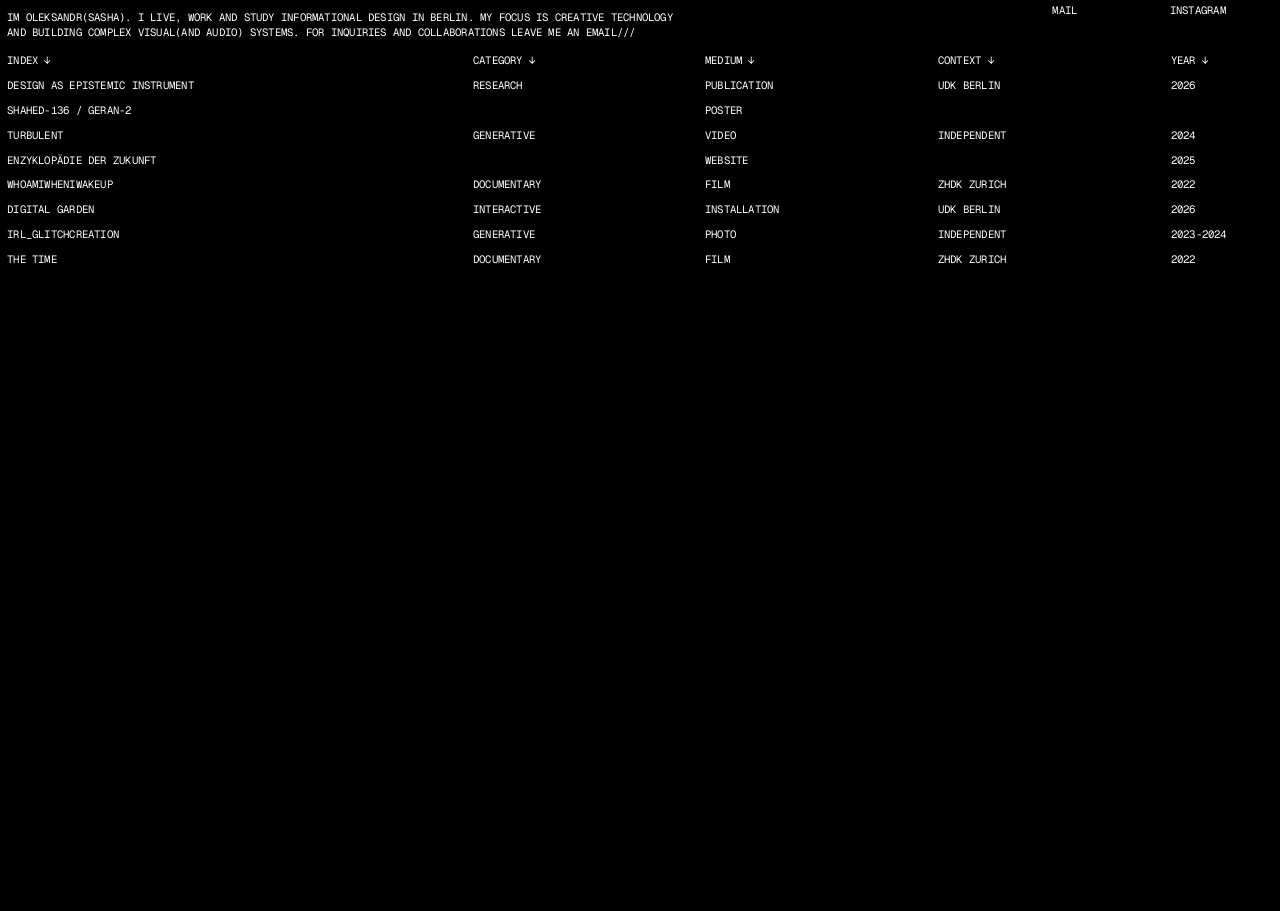
<file: index.html>
<!doctype html>
<html lang="en"><head><meta charset="utf-8"><meta name="viewport" content="width=device-width,initial-scale=1"><meta name="color-scheme" content="dark"><title>Portfolio — Index</title>
<link rel="preconnect" href="https://fonts.googleapis.com"><link rel="preconnect" href="https://fonts.gstatic.com" crossorigin><link href="https://fonts.googleapis.com/css2?family=Geist+Mono:wght@400&display=swap" rel="stylesheet"><link rel="stylesheet" href="home.css?v=7.1"></head>
<body><div id="home-viewport" class="home-viewport"><main id="home-canvas" class="home-canvas" aria-label="Portfolio projects index">
<div class="hover-backdrop" aria-hidden="true"><img id="preview-image" alt=""></div>
<header class="top-header"><p class="intro">IM OLEKSANDR(SASHA). I LIVE, WORK AND STUDY INFORMATIONAL DESIGN IN BERLIN. MY FOCUS IS CREATIVE TECHNOLOGY AND BUILDING COMPLEX VISUAL(AND AUDIO) SYSTEMS. FOR INQUIRIES AND COLLABORATIONS LEAVE ME AN EMAIL///</p><span class="header-item header-mail" tabindex="0">MAIL</span><a class="header-item header-instagram" href="https://www.instagram.com/sasha.bichuk/" target="_blank" rel="noopener noreferrer">INSTAGRAM</a></header>
<section id="archive" class="archive" aria-label="Projects index. Hover a row to see its connected values; click the row to open the project." tabindex="0"></section>
</main></div><script src="projects-data.js?v=7.1"></script><script src="home.js?v=7.1"></script></body></html>
</file>
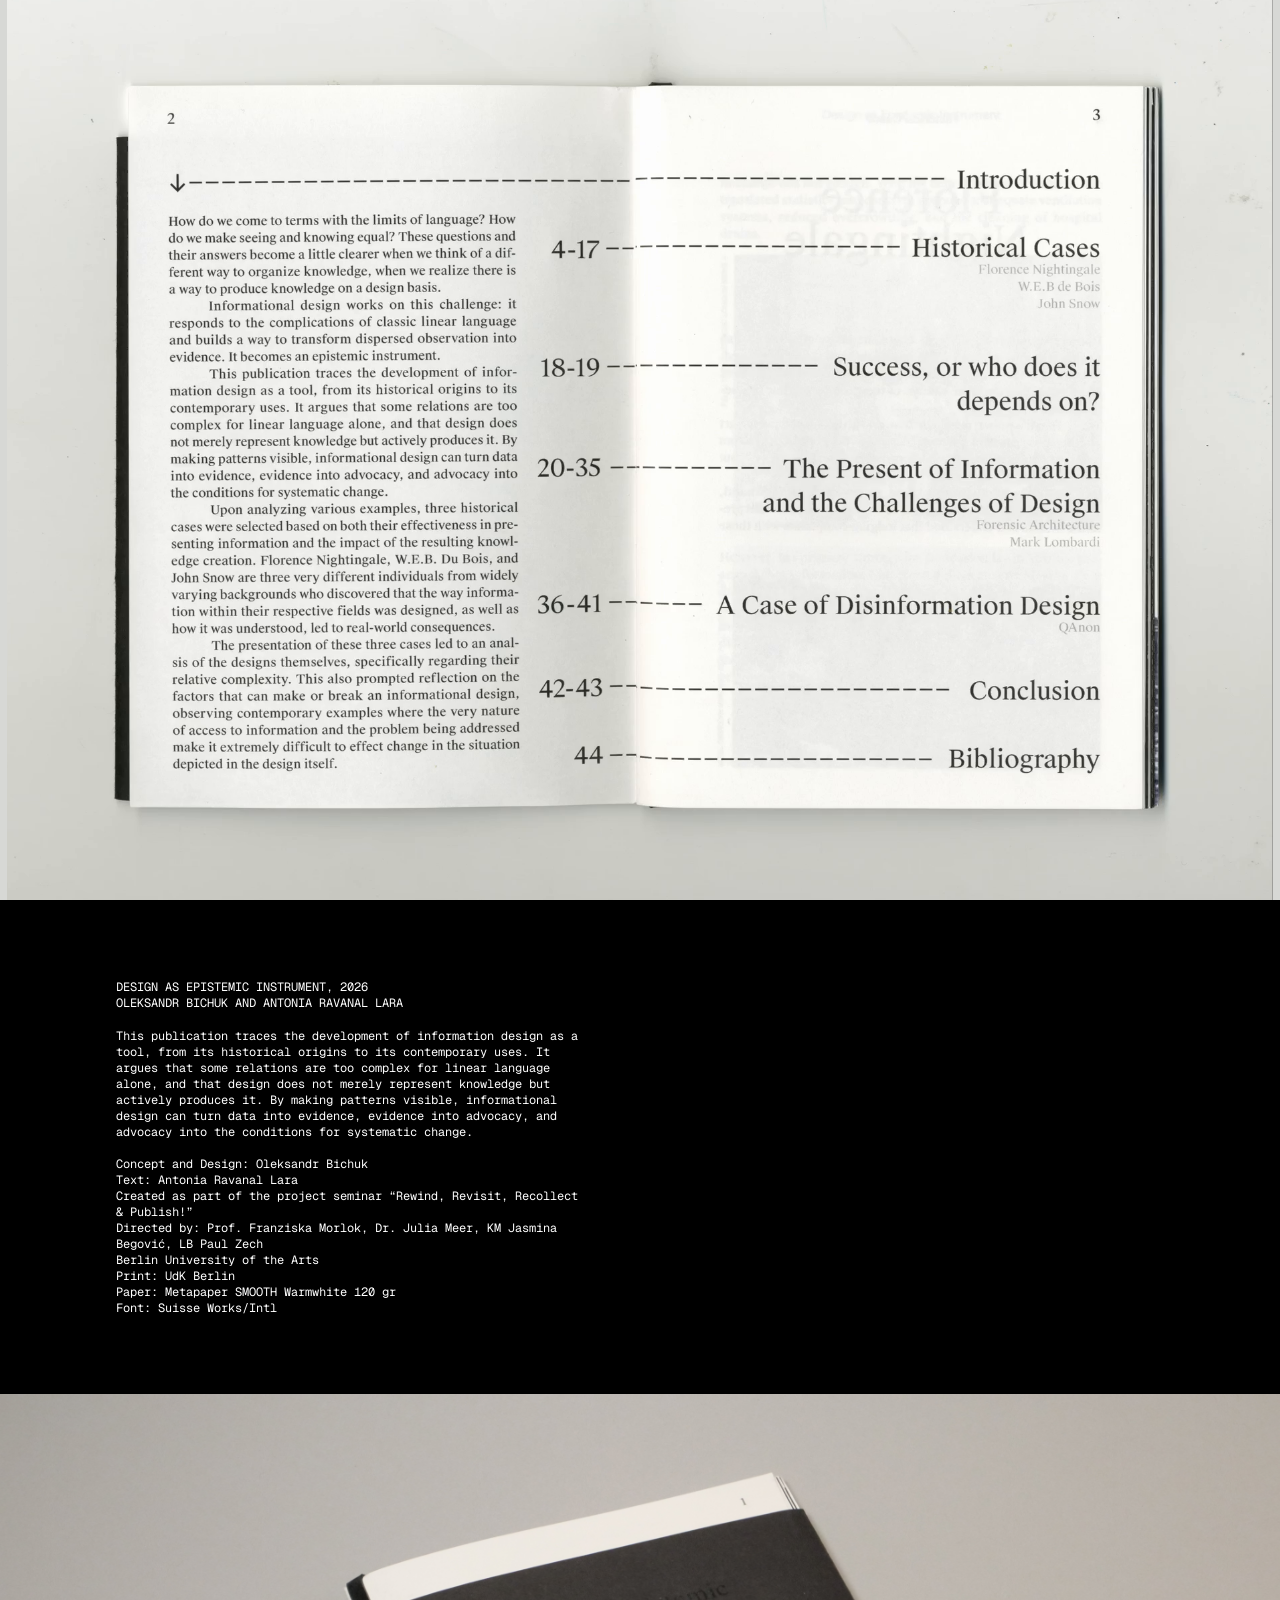
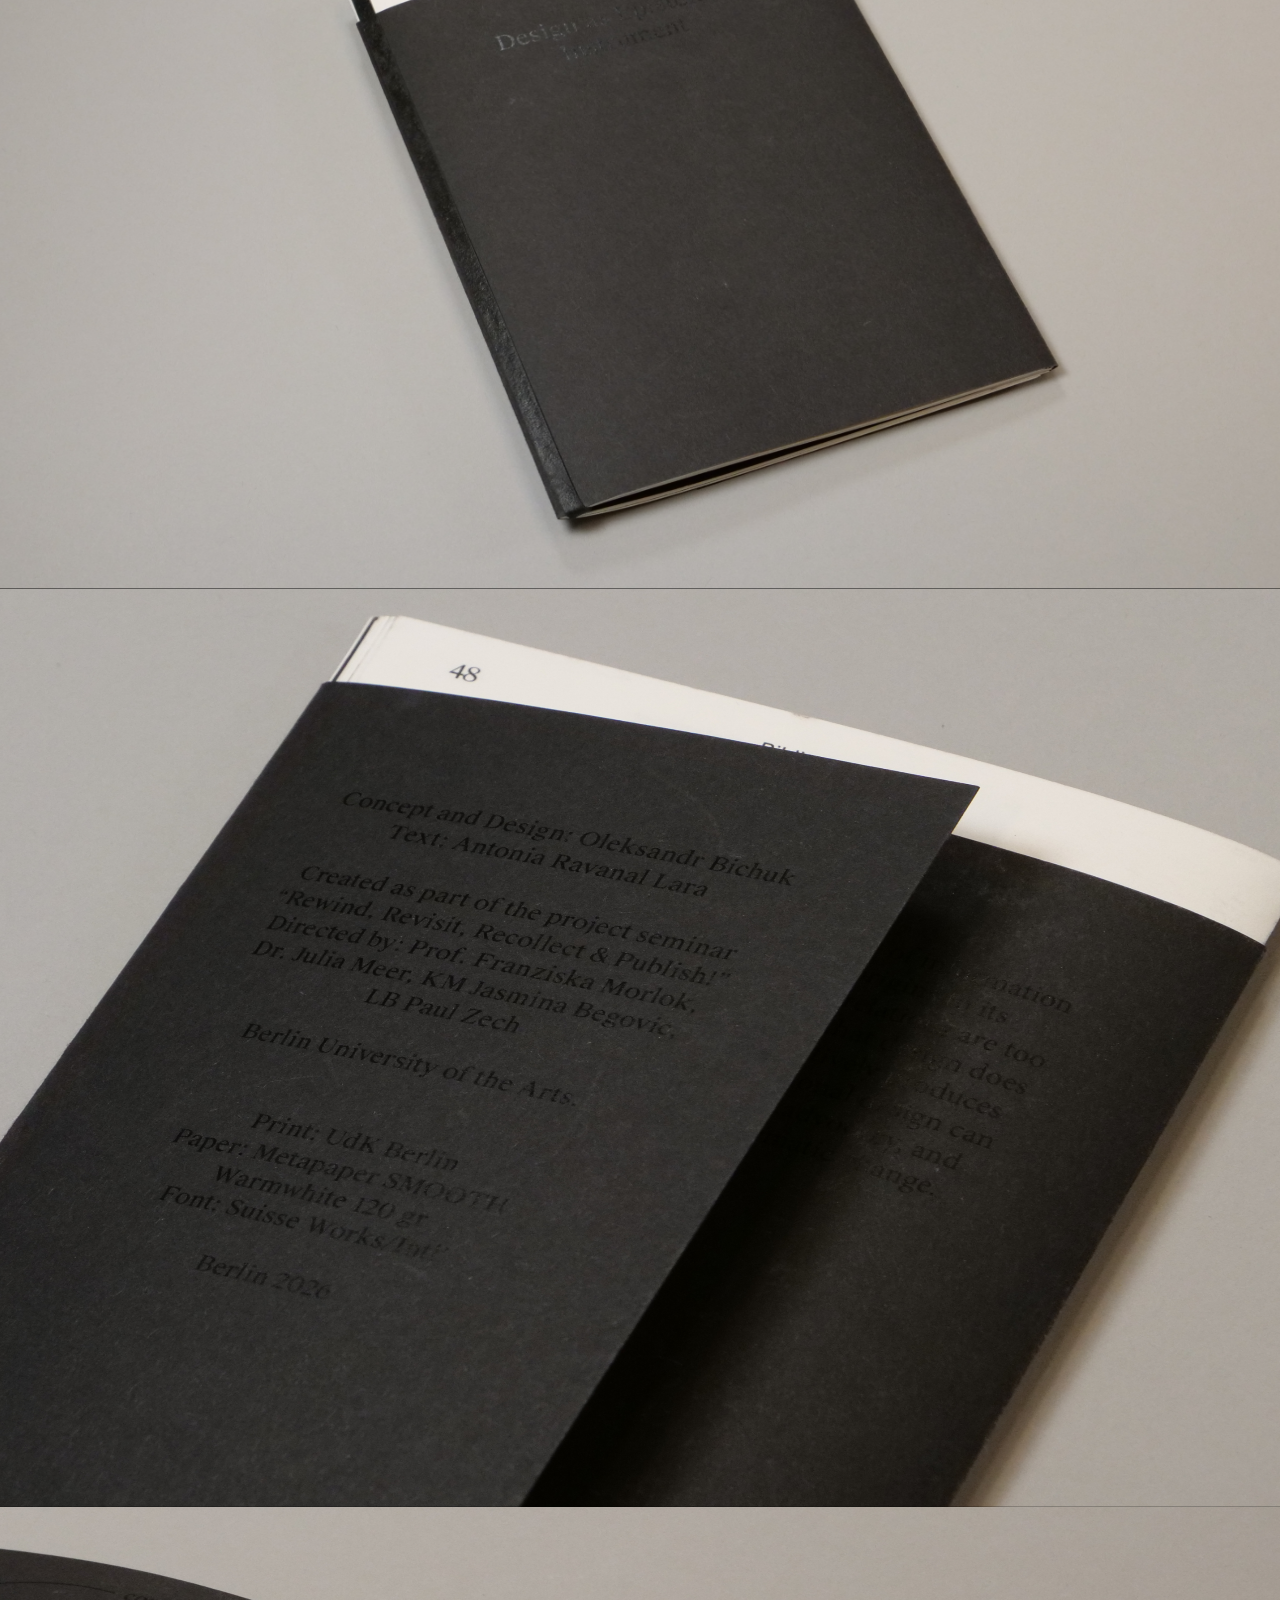
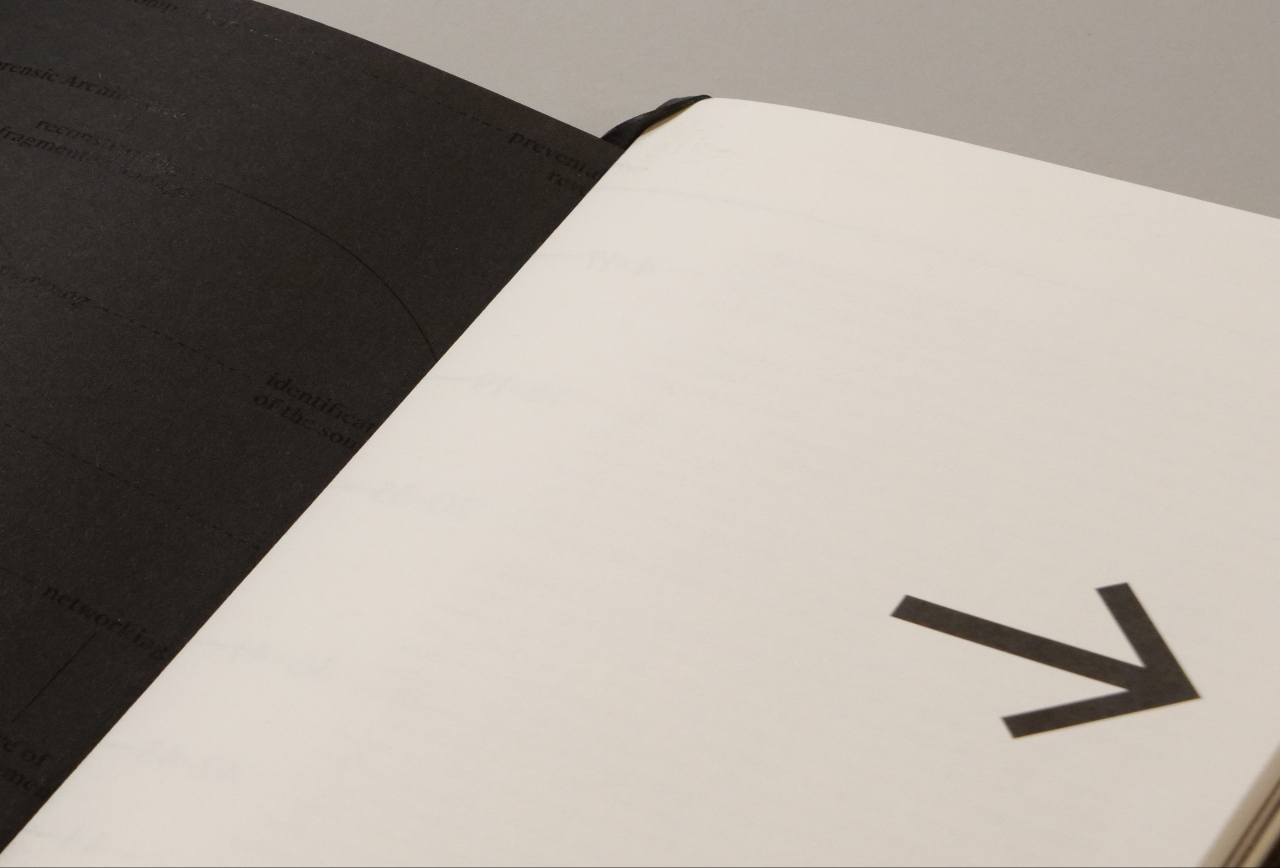
<file: projects/design-as-epistemic.html>
<!doctype html><html lang="en"><head><meta charset="UTF-8"><meta name="viewport" content="width=device-width,initial-scale=1"><title>Design as Epistemic Instrument</title><link rel="preconnect" href="https://fonts.googleapis.com"><link rel="preconnect" href="https://fonts.gstatic.com" crossorigin><link href="https://fonts.googleapis.com/css2?family=Geist+Mono:wght@400&display=swap" rel="stylesheet"><link rel="stylesheet" href="../detail.css"></head><body data-project="design-as-epistemic"><div id="project-viewport" class="project-viewport"></div><script src="../scenes.js"></script><script src="../presentation-rules.js"></script><script src="../detail.js"></script></body></html>
</file>
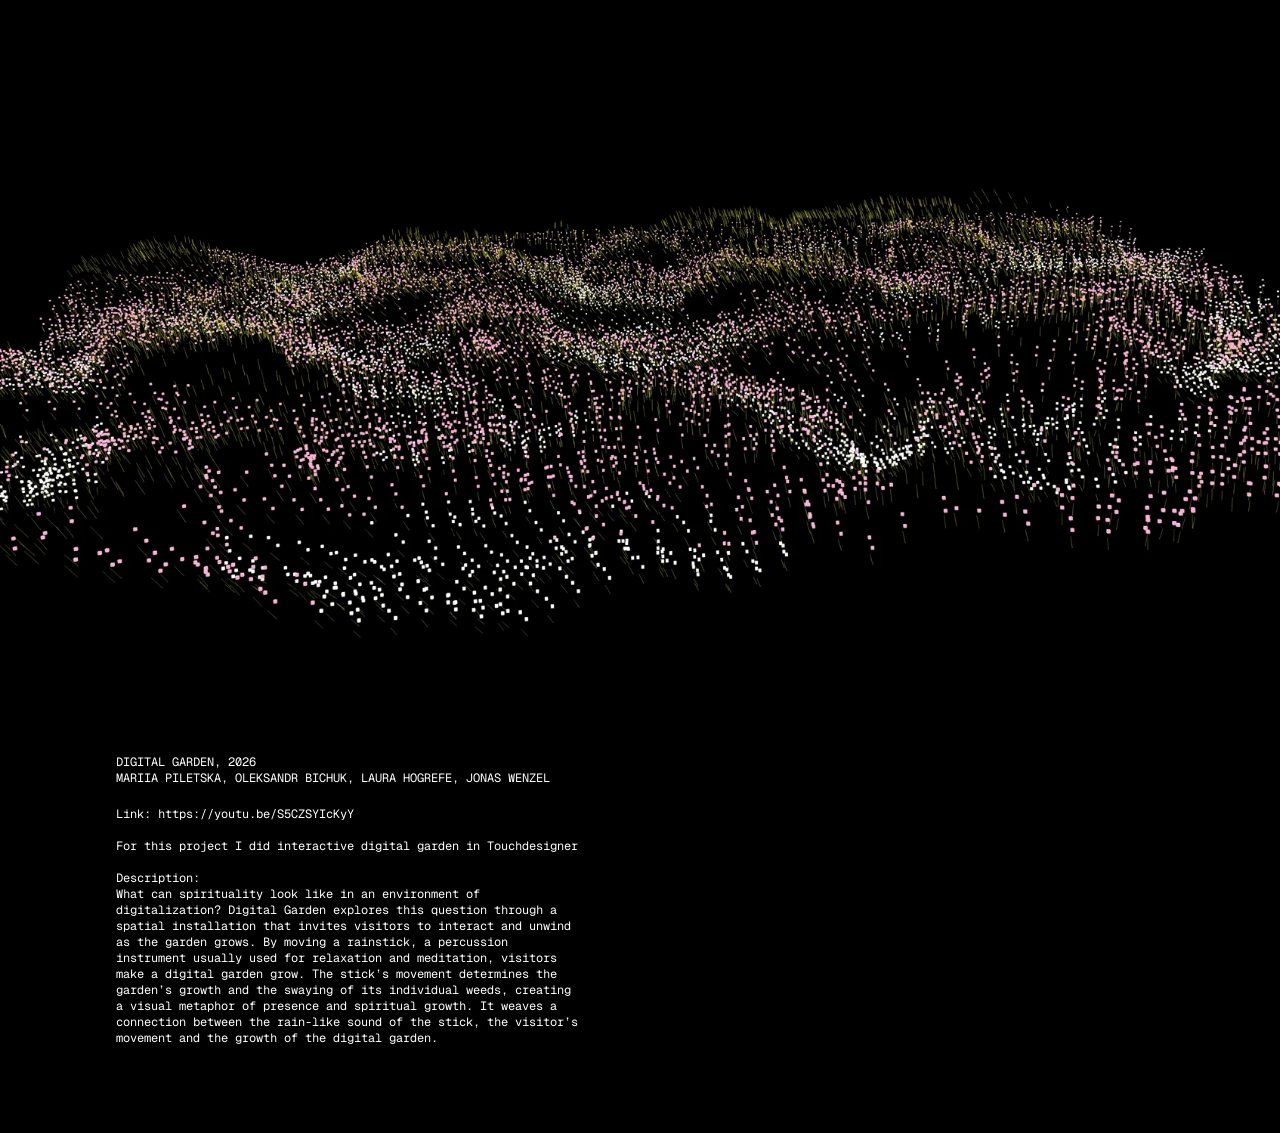
<file: projects/digital-garden.html>
<!doctype html><html lang="en"><head><meta charset="utf-8"><meta name="viewport" content="width=device-width,initial-scale=1"><meta name="color-scheme" content="dark"><title>digital-garden</title><link rel="preconnect" href="https://fonts.googleapis.com"><link rel="preconnect" href="https://fonts.gstatic.com" crossorigin><link href="https://fonts.googleapis.com/css2?family=Geist+Mono:wght@400&display=swap" rel="stylesheet"><link rel="stylesheet" href="../detail.css"></head><body data-project="digital-garden"><div id="project-viewport" class="project-viewport"><main id="project-canvas" class="project-canvas" aria-label="digital-garden project documentation"></main></div><script src="../scenes.js"></script><script src="../presentation-rules.js"></script><script src="../detail.js"></script></body></html>
</file>
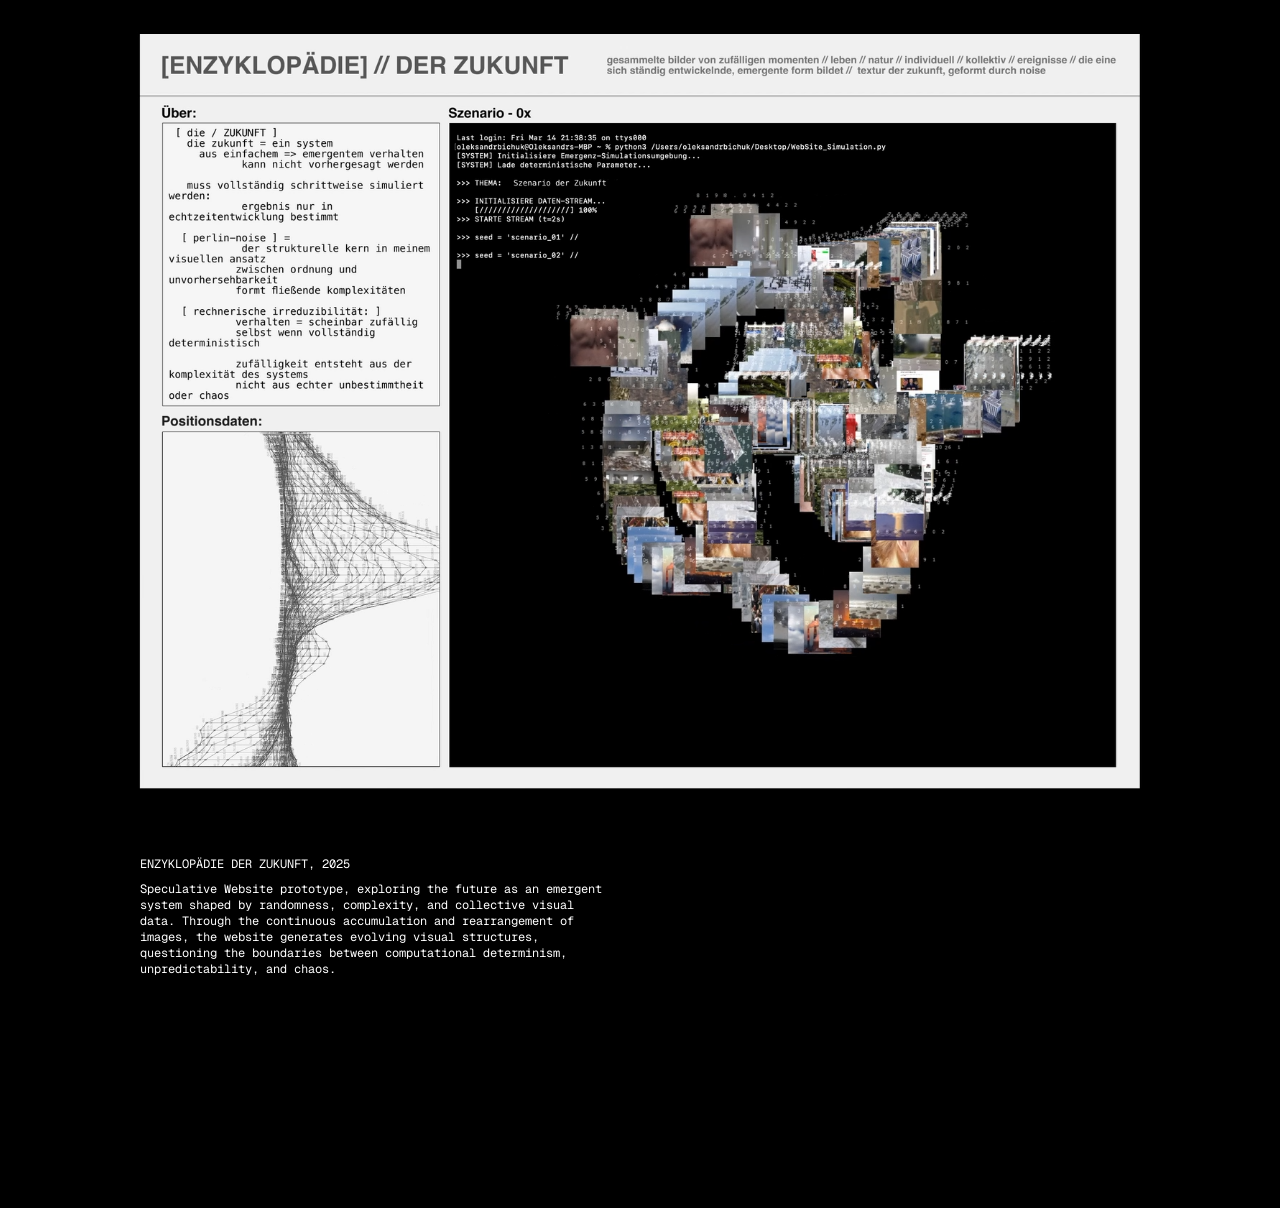
<file: projects/enzyklopaedie.html>
<!doctype html><html lang="en"><head><meta charset="utf-8"><meta name="viewport" content="width=device-width,initial-scale=1"><meta name="color-scheme" content="dark"><title>enzyklopaedie</title><link rel="preconnect" href="https://fonts.googleapis.com"><link rel="preconnect" href="https://fonts.gstatic.com" crossorigin><link href="https://fonts.googleapis.com/css2?family=Geist+Mono:wght@400&display=swap" rel="stylesheet"><link rel="stylesheet" href="../detail.css"></head><body data-project="enzyklopaedie"><div id="project-viewport" class="project-viewport"><main id="project-canvas" class="project-canvas" aria-label="enzyklopaedie project documentation"></main></div><script src="../scenes.js"></script><script src="../presentation-rules.js"></script><script src="../detail.js"></script></body></html>
</file>
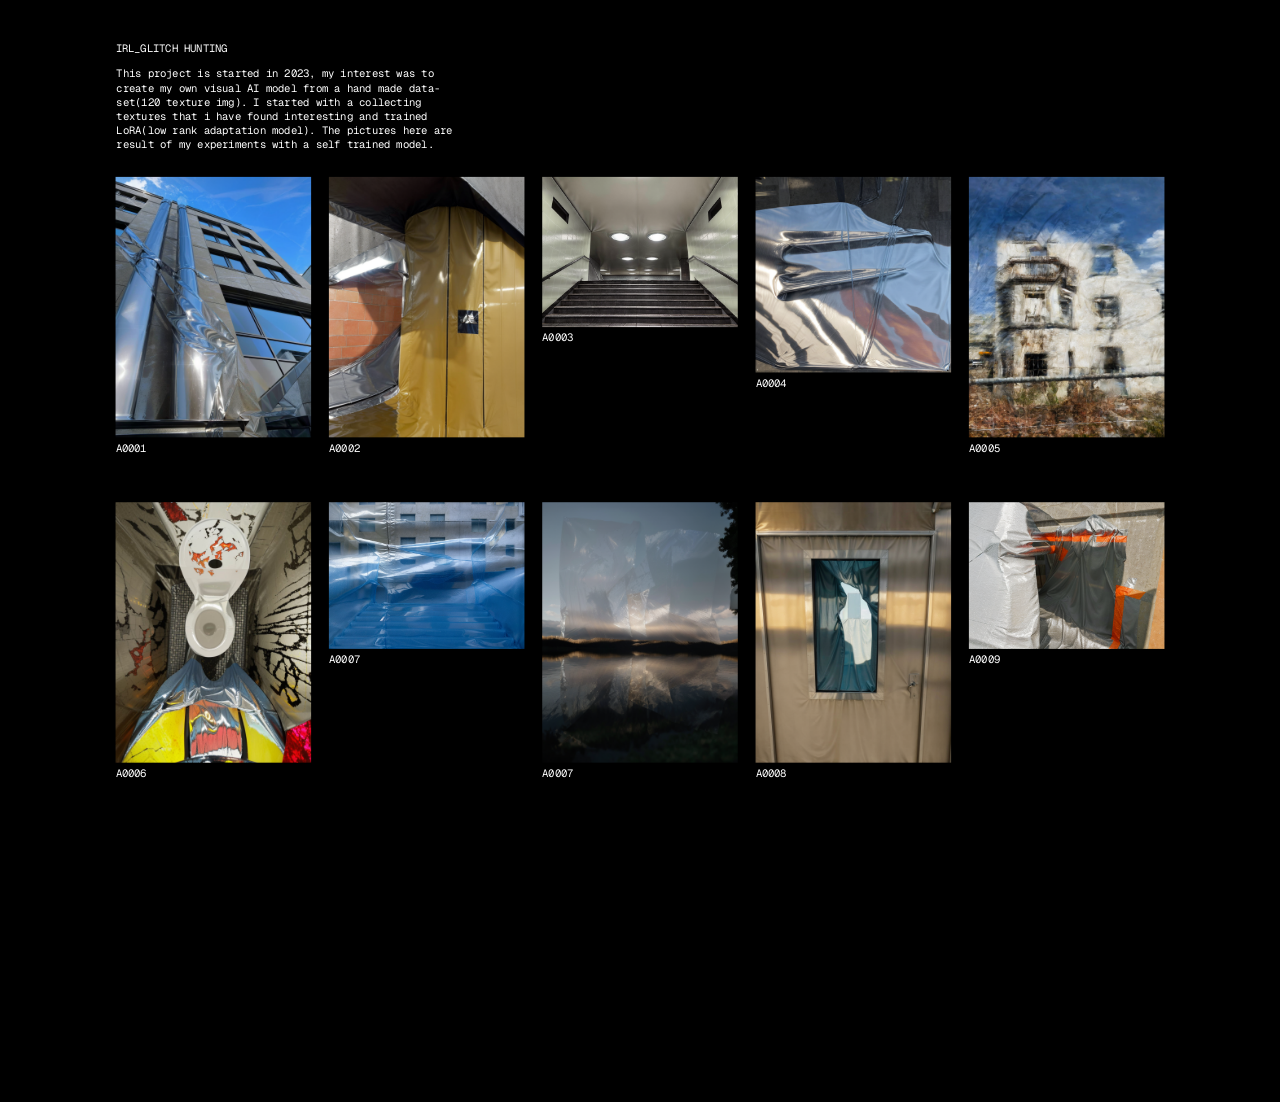
<file: projects/irl-glitch.html>
<!doctype html>
<html lang="en">
<head>
<meta charset="utf-8"><meta name="viewport" content="width=device-width,initial-scale=1">
<title>IRL_glitch hunting — Portfolio</title>
<link rel="preconnect" href="https://fonts.googleapis.com"><link rel="preconnect" href="https://fonts.gstatic.com" crossorigin>
<link href="https://fonts.googleapis.com/css2?family=Geist+Mono:wght@400&display=swap" rel="stylesheet">
<link rel="stylesheet" href="../irl-glitch.css">
</head>
<body>
<div id="irl-viewport" class="irl-viewport"><main id="irl-canvas" class="irl-canvas" aria-label="IRL glitch hunting catalogue">
<h1 class="irl-title">IRL_GLITCH HUNTING</h1>
<p class="irl-description">This project is started in 2023, my interest was to create my own visual AI model from a hand made data-set(120 texture img). I started with a collecting textures that i have found interesting and trained LoRA(low rank adaptation model). The pictures here are result of my experiments with a self trained model.</p>
<div class="irl-catalogue" id="irl-catalogue" aria-label="Photo catalogue"></div>
<div class="irl-gallery" id="irl-gallery" aria-label="Photo series"></div>
</main></div>
<script src="../irl-glitch.js"></script>
</body>
</html>
</file>
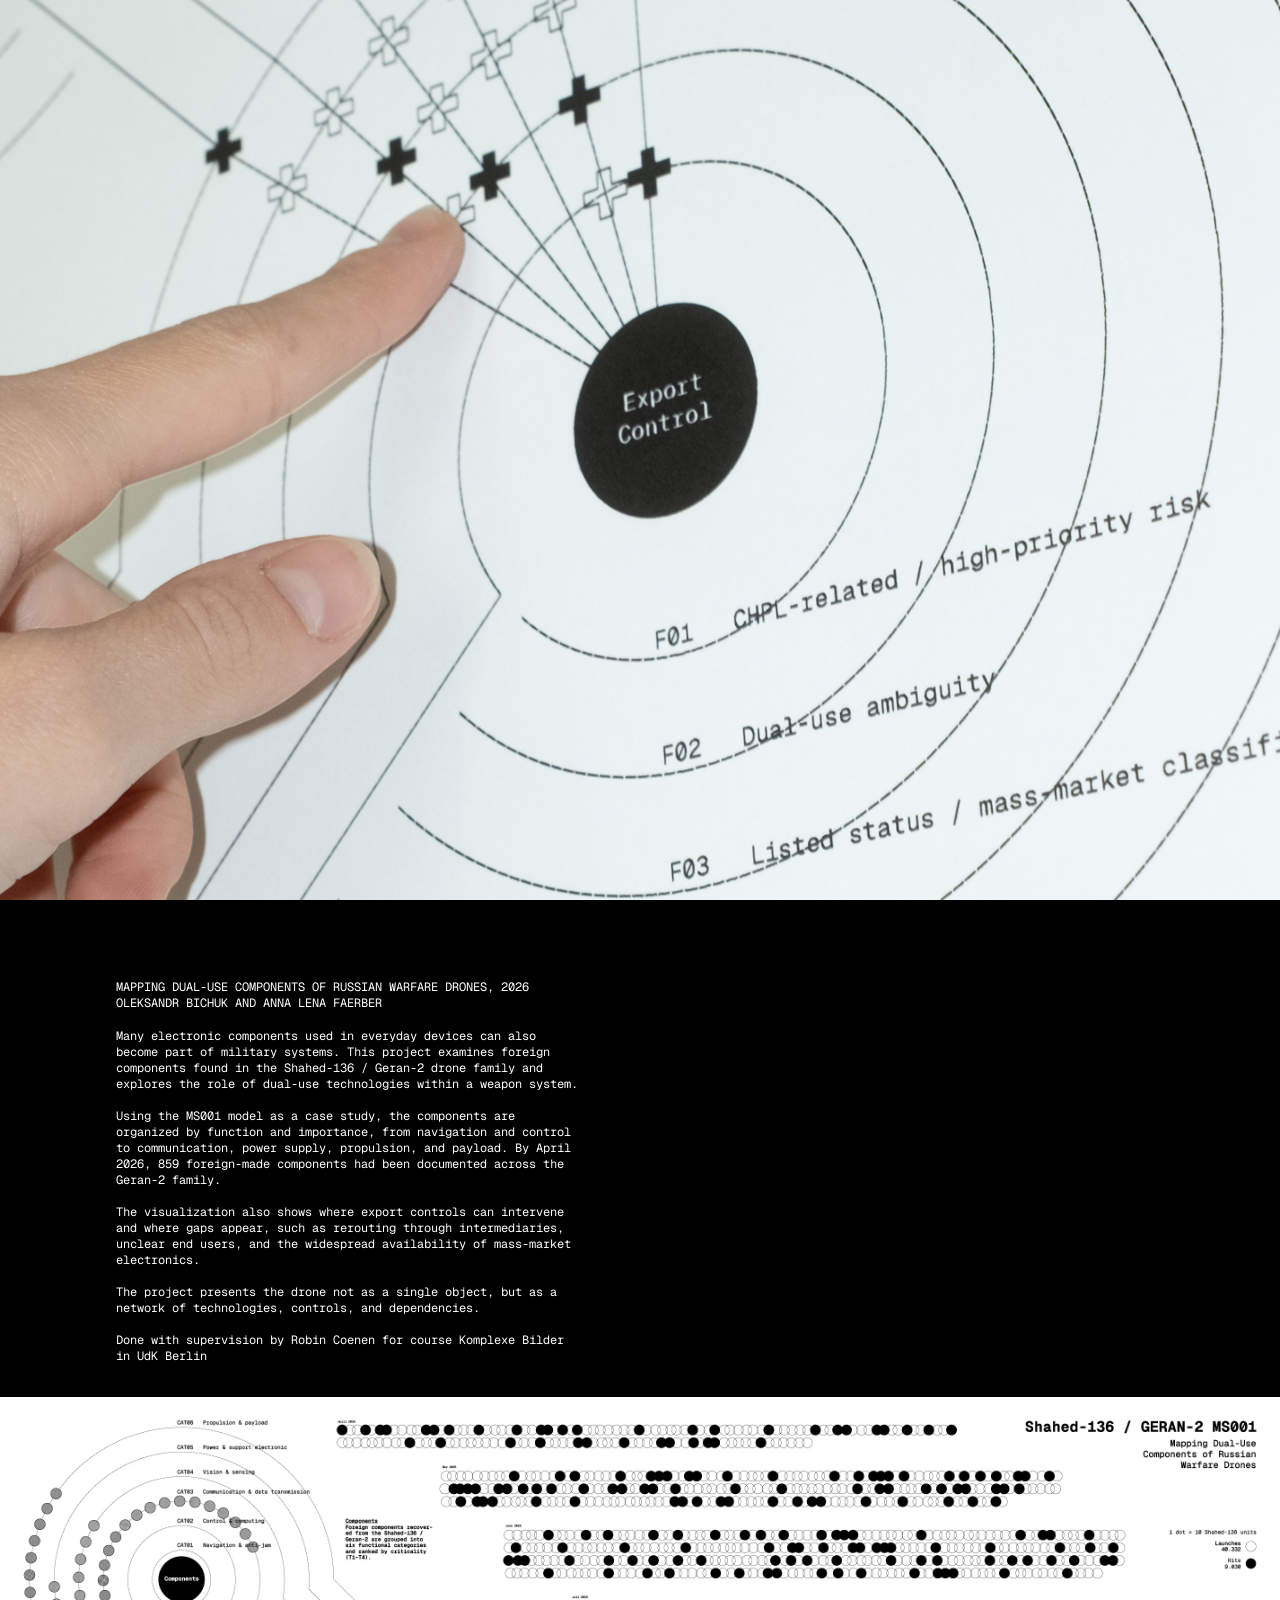
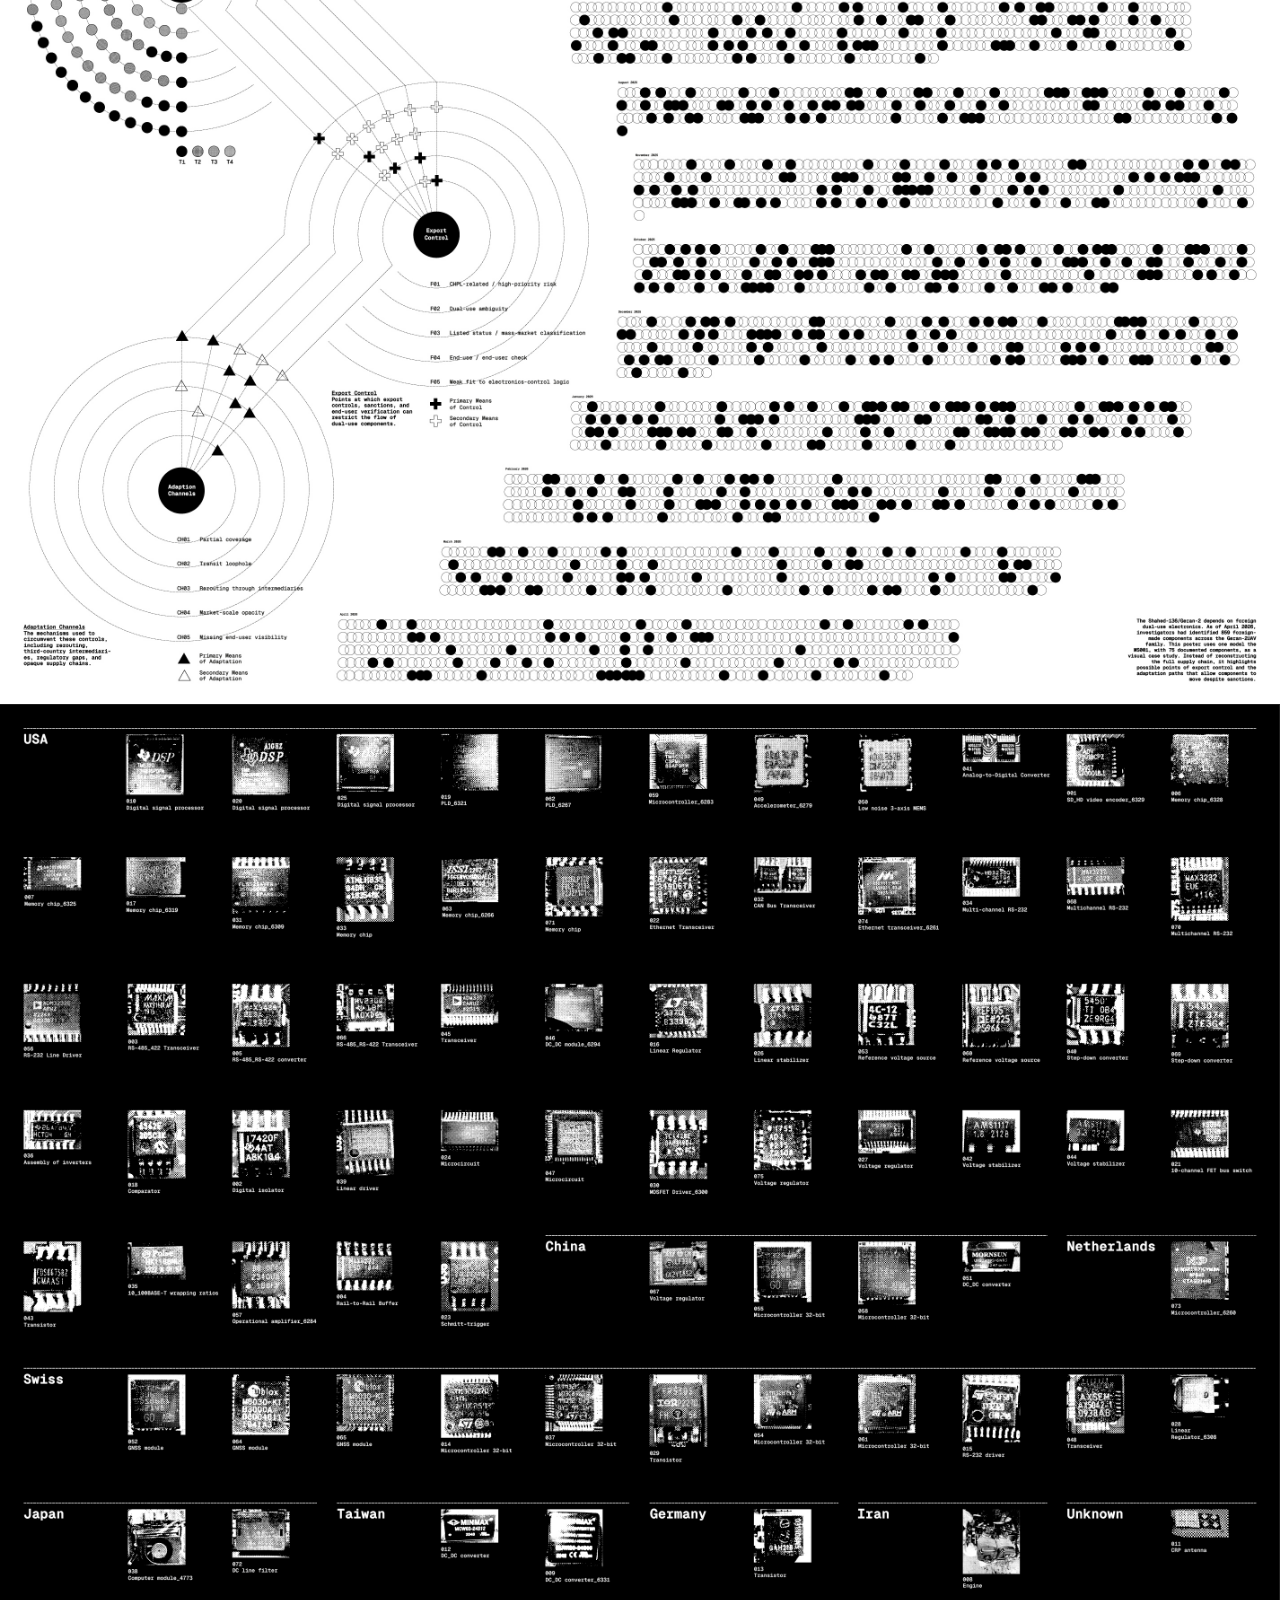
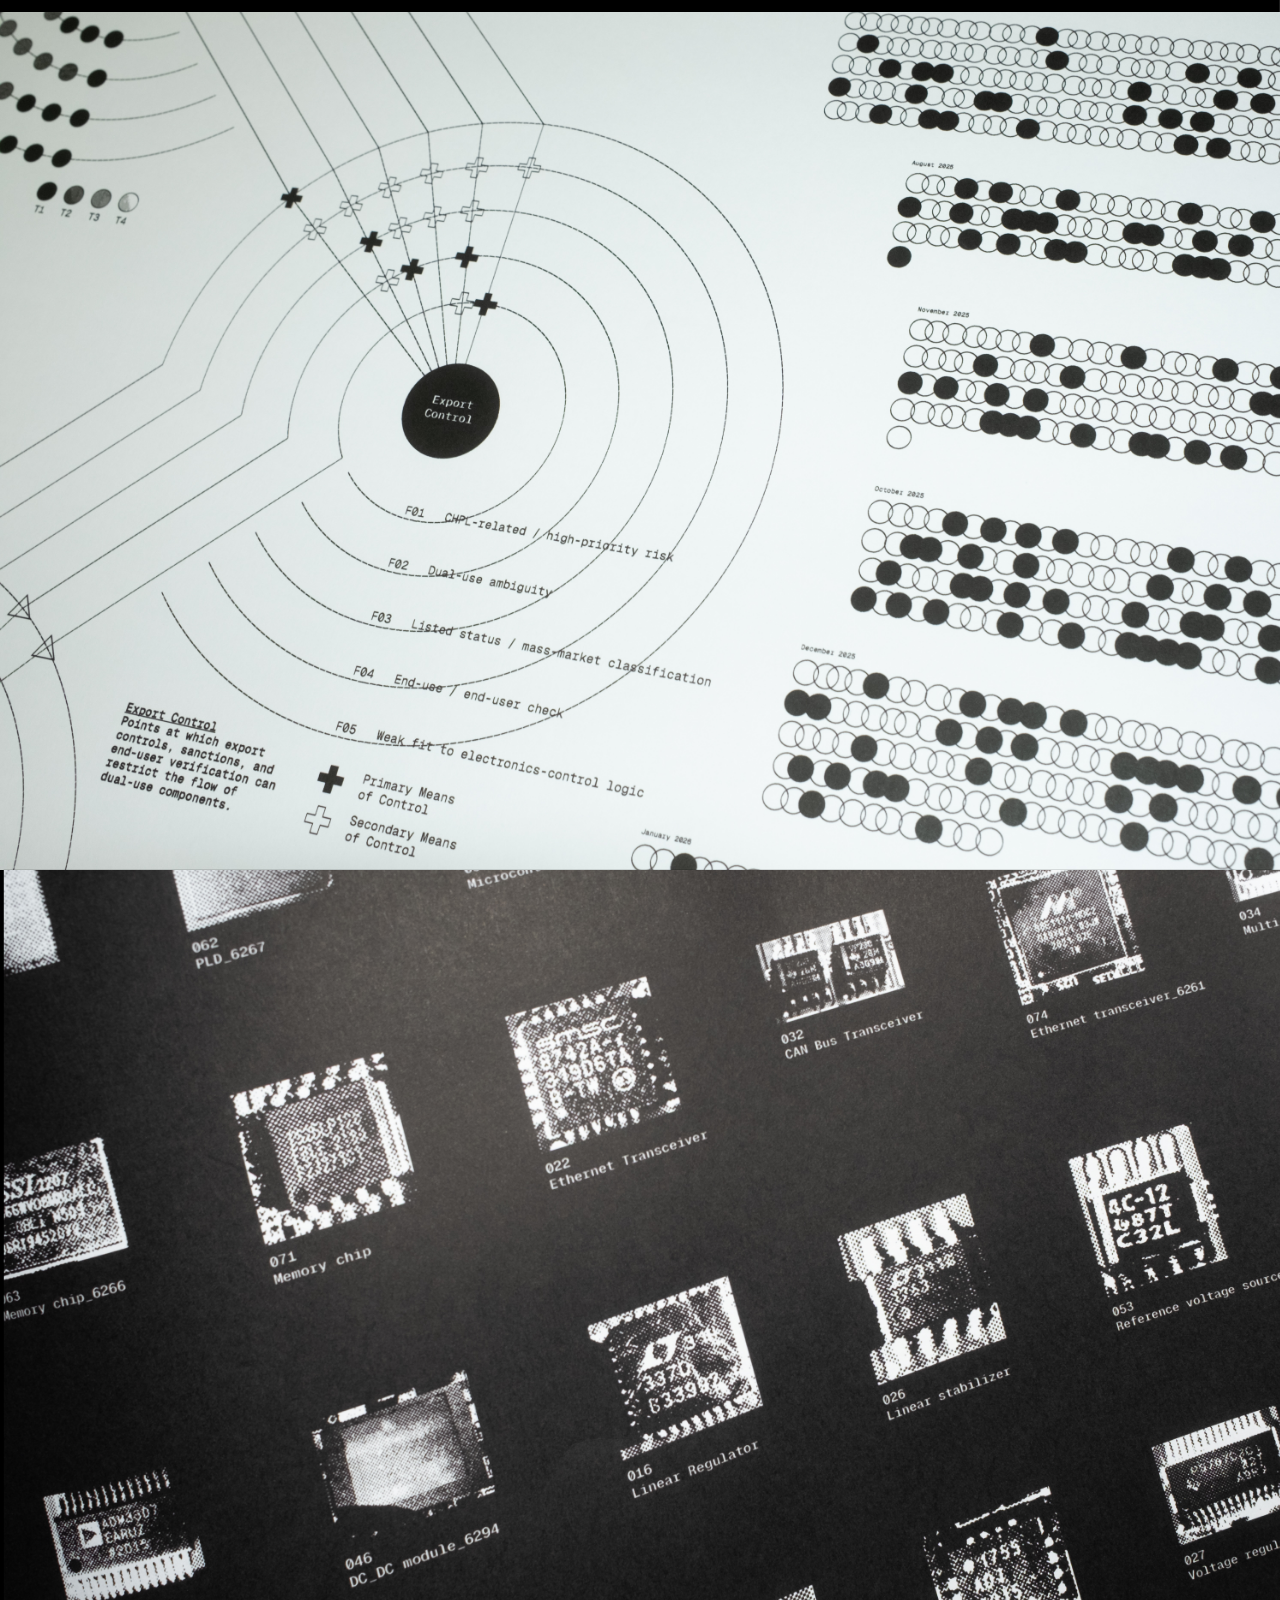
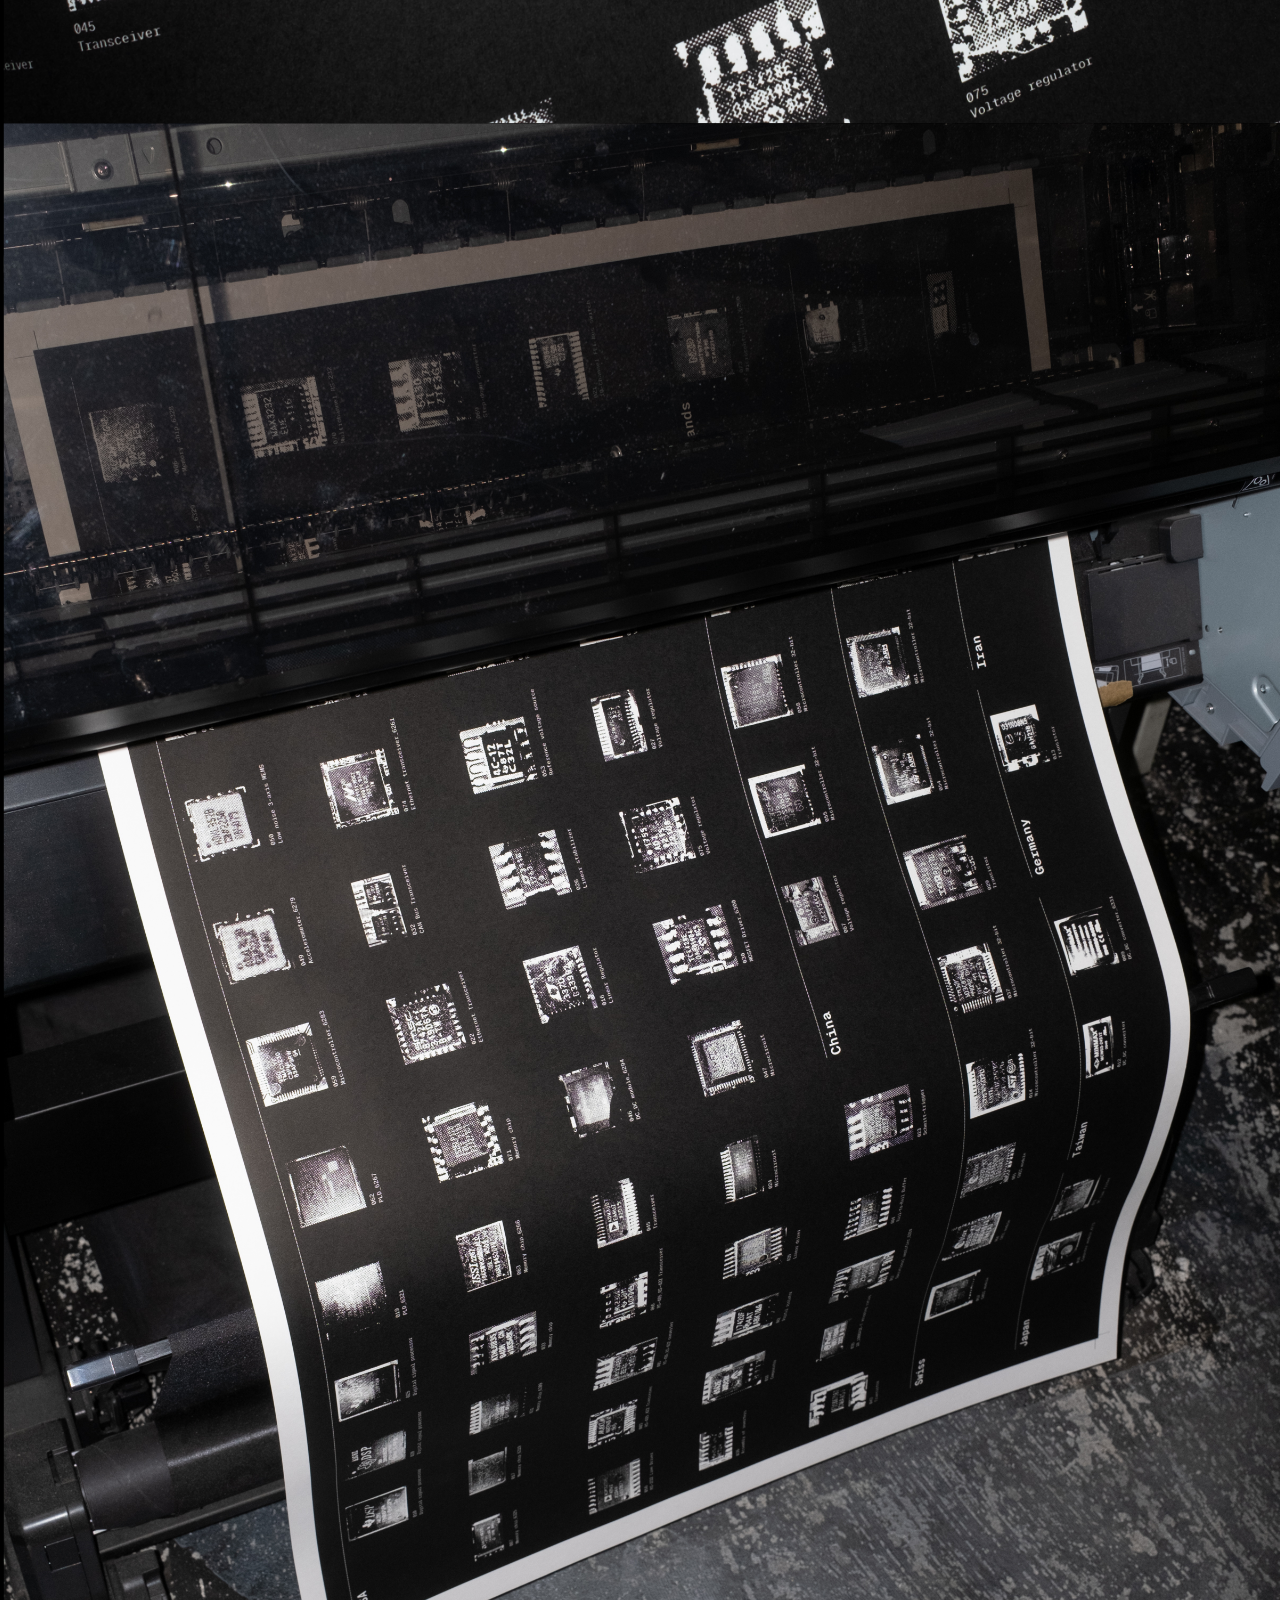
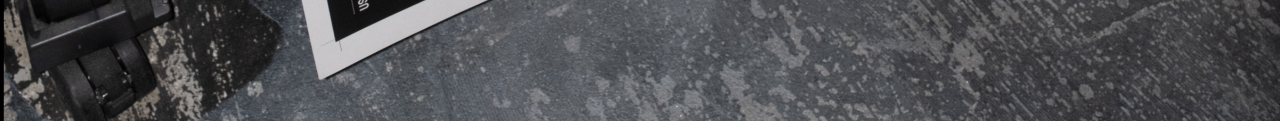
<file: projects/shahed.html>
<!doctype html><html lang="en"><head><meta charset="utf-8"><meta name="viewport" content="width=device-width,initial-scale=1"><meta name="color-scheme" content="dark"><title>shahed</title><link rel="preconnect" href="https://fonts.googleapis.com"><link rel="preconnect" href="https://fonts.gstatic.com" crossorigin><link href="https://fonts.googleapis.com/css2?family=Geist+Mono:wght@400&display=swap" rel="stylesheet"><link rel="stylesheet" href="../detail.css"></head><body data-project="shahed"><div id="project-viewport" class="project-viewport"><main id="project-canvas" class="project-canvas" aria-label="shahed project documentation"></main></div><script src="../scenes.js"></script><script src="../presentation-rules.js"></script><script src="../detail.js"></script></body></html>
</file>
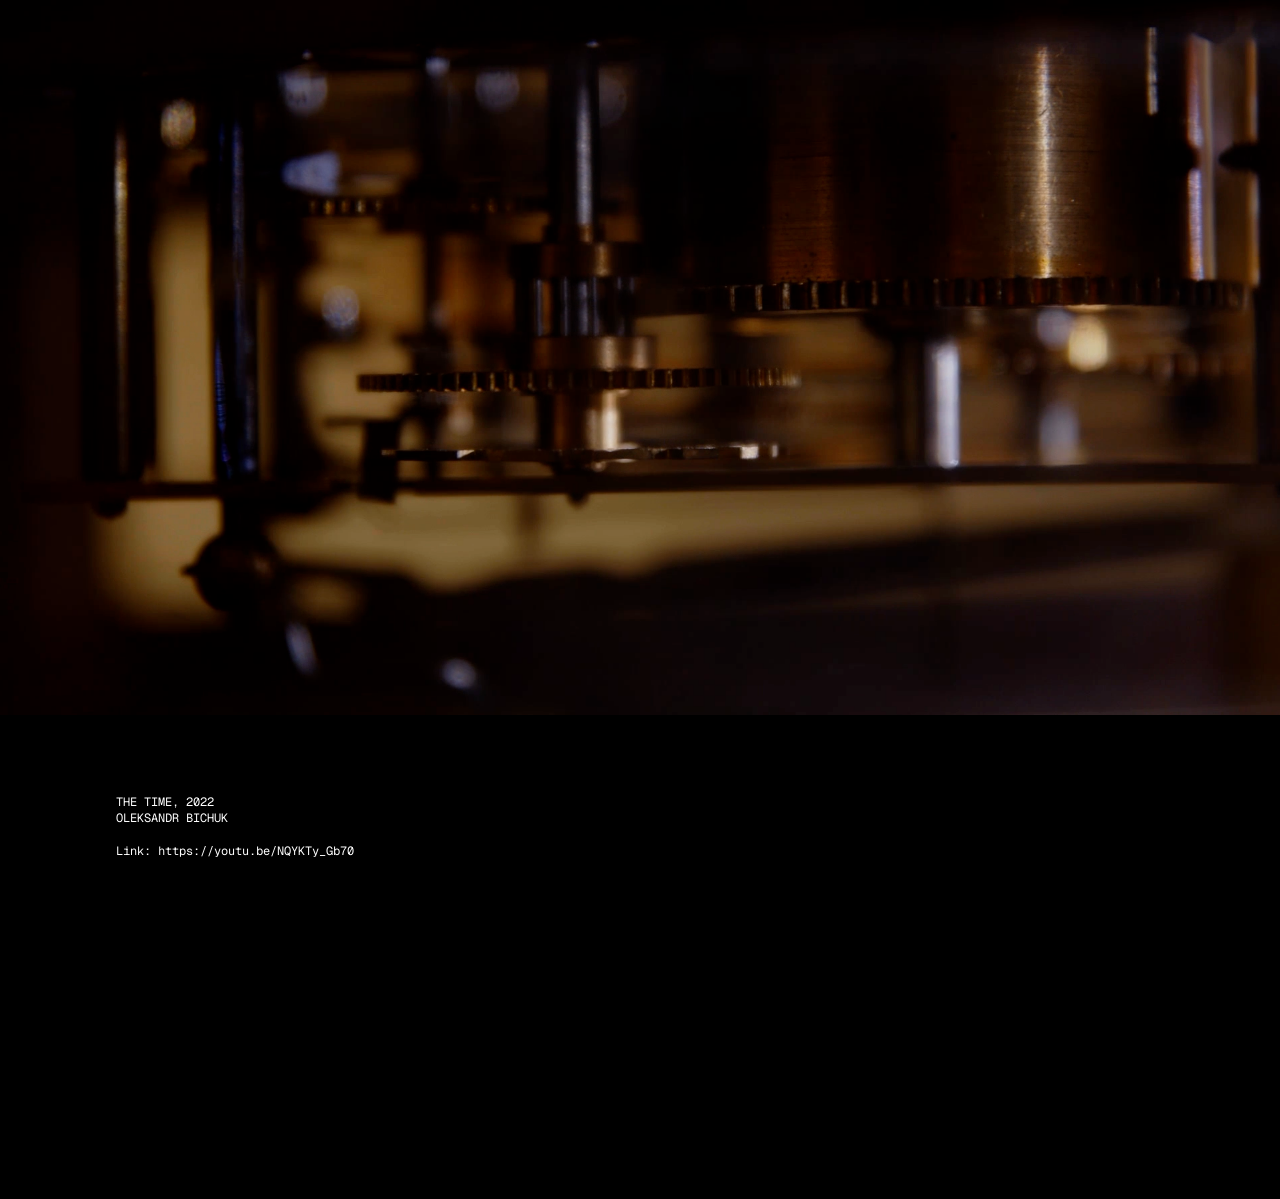
<file: projects/the-time.html>
<!doctype html><html lang="en"><head><meta charset="UTF-8"><meta name="viewport" content="width=device-width,initial-scale=1"><title>The Time</title><link rel="preconnect" href="https://fonts.googleapis.com"><link rel="preconnect" href="https://fonts.gstatic.com" crossorigin><link href="https://fonts.googleapis.com/css2?family=Geist+Mono:wght@400&display=swap" rel="stylesheet"><link rel="stylesheet" href="../detail.css"></head><body data-project="the-time"><div id="project-viewport" class="project-viewport"></div><script src="../scenes.js"></script><script src="../presentation-rules.js"></script><script src="../detail.js"></script></body></html>
</file>
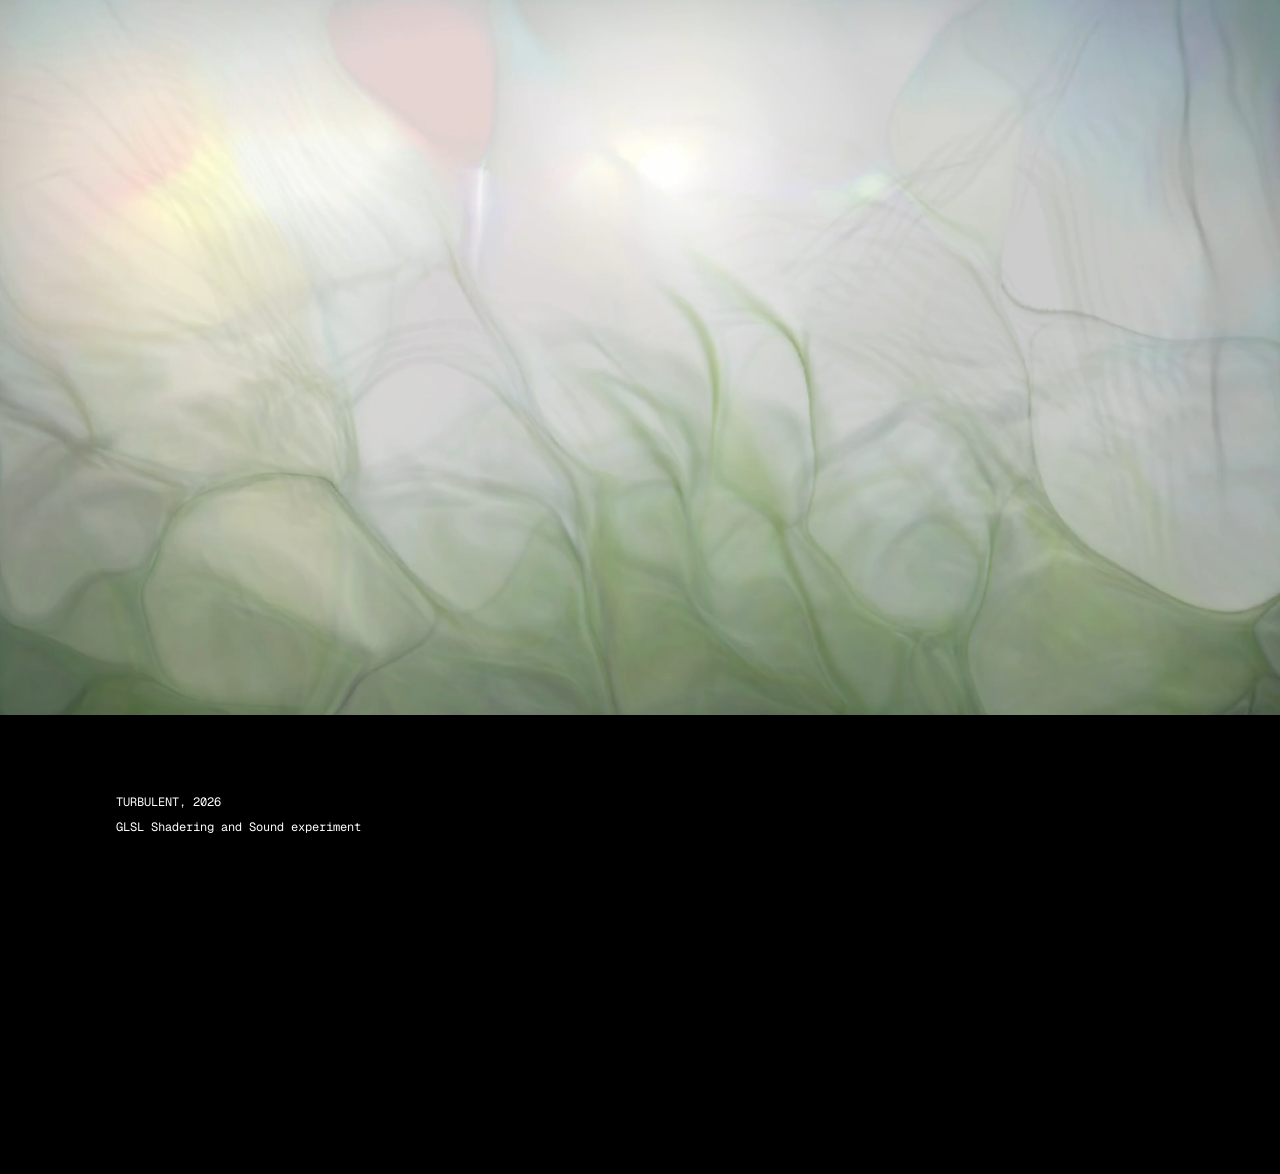
<file: projects/turbulent.html>
<!doctype html><html lang="en"><head><meta charset="utf-8"><meta name="viewport" content="width=device-width,initial-scale=1"><meta name="color-scheme" content="dark"><title>turbulent</title><link rel="preconnect" href="https://fonts.googleapis.com"><link rel="preconnect" href="https://fonts.gstatic.com" crossorigin><link href="https://fonts.googleapis.com/css2?family=Geist+Mono:wght@400&display=swap" rel="stylesheet"><link rel="stylesheet" href="../detail.css"></head><body data-project="turbulent"><div id="project-viewport" class="project-viewport"><main id="project-canvas" class="project-canvas" aria-label="turbulent project documentation"></main></div><script src="../scenes.js"></script><script src="../presentation-rules.js"></script><script src="../detail.js"></script></body></html>
</file>
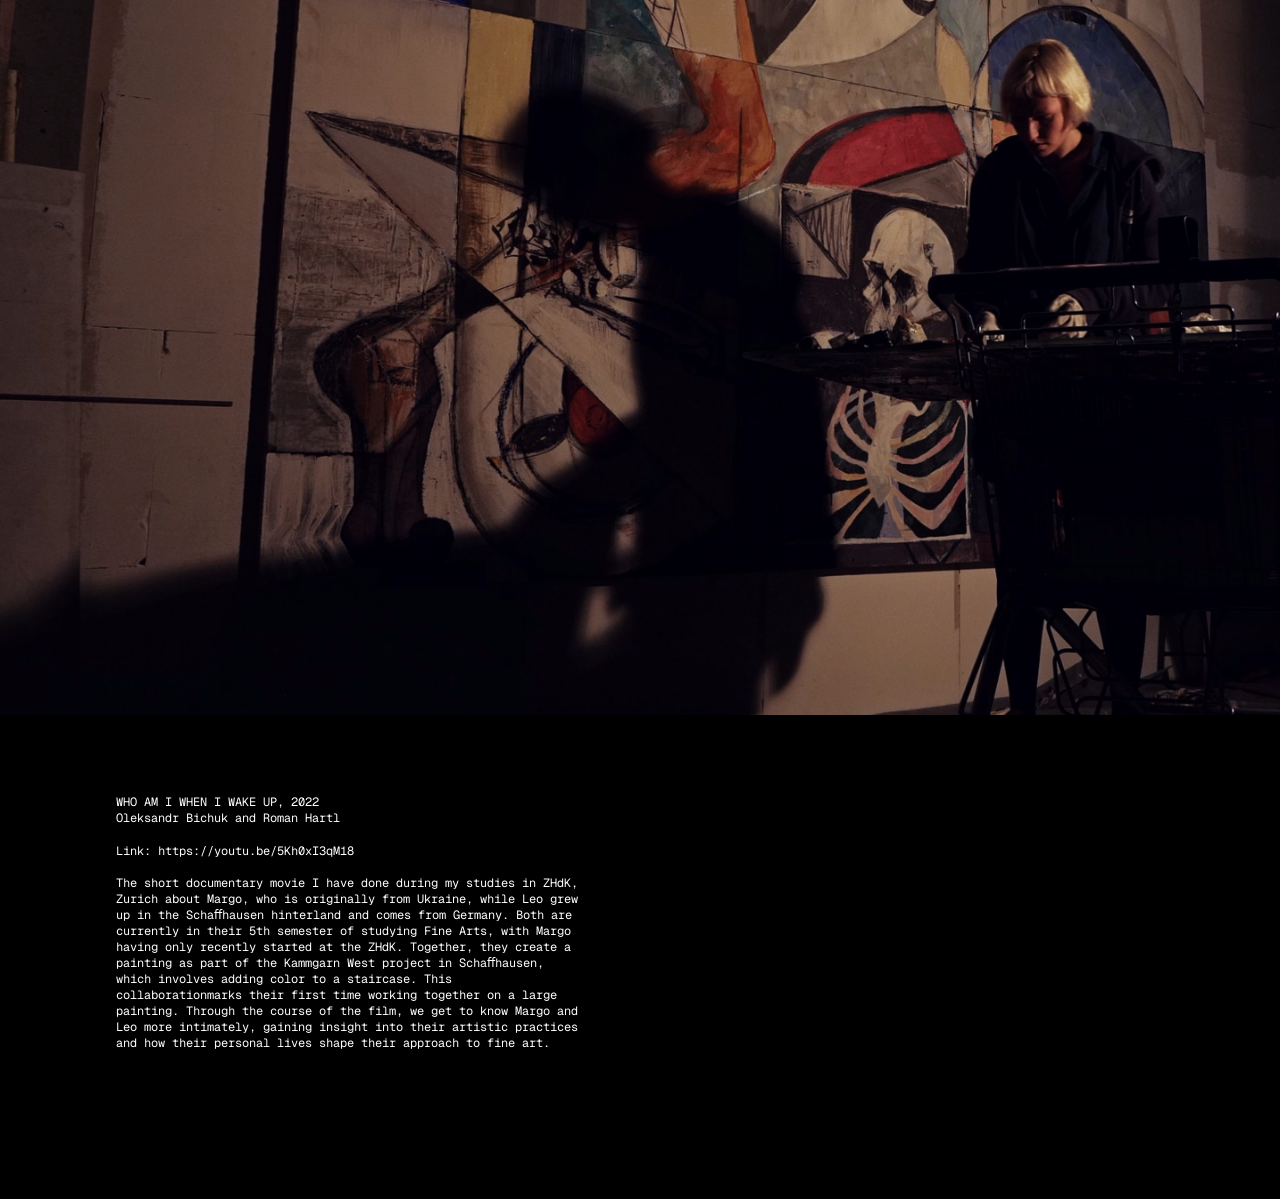
<file: projects/whoami.html>
<!doctype html><html lang="en"><head><meta charset="utf-8"><meta name="viewport" content="width=device-width,initial-scale=1"><meta name="color-scheme" content="dark"><title>whoami</title><link rel="preconnect" href="https://fonts.googleapis.com"><link rel="preconnect" href="https://fonts.gstatic.com" crossorigin><link href="https://fonts.googleapis.com/css2?family=Geist+Mono:wght@400&display=swap" rel="stylesheet"><link rel="stylesheet" href="../detail.css"></head><body data-project="whoami"><div id="project-viewport" class="project-viewport"><main id="project-canvas" class="project-canvas" aria-label="whoami project documentation"></main></div><script src="../scenes.js"></script><script src="../presentation-rules.js"></script><script src="../detail.js"></script></body></html>
</file>
<file: home.css>
/* Figma CodeExport_ProtV6.rtf: HomePage_DefaultV2 for geometry, HoverDarkV2 for standard hover,
   HoverLightDarkTypoV2 for Digital Garden only, HoverMailV2/ HoverInstV2 for header.
   Exact desktop canvas: 1440×1024, columns 524/261/262/262/131, row-height 28,
   text Geist Mono 12px/16px. No fills at rest. */
:root{--row-height:28px;--header-height:28px;--col-name:524px;--col-category:261px;--col-medium:262px;--col-context:262px;--col-year:131px;--hover-blur:11.75px}
*{box-sizing:border-box}html,body{margin:0;padding:0;background:#000;color:#fff}body{overflow-x:hidden}
.home-viewport{position:relative;width:1440px;height:1024px}
.home-canvas{position:absolute;left:0;top:0;width:1440px;min-height:1024px;overflow:hidden;isolation:isolate;transform-origin:top left;background:#000;color:#fff;font:400 12px/16px 'Geist Mono','Courier New',monospace;text-transform:uppercase}
.hover-backdrop{position:absolute;inset:0;display:none;overflow:hidden;z-index:0;pointer-events:none;background:#dfe8e6}
.hover-backdrop img{position:absolute;left:-28px;top:0;width:1561px;height:1041px;max-width:none;display:block;object-fit:cover;filter:blur(var(--hover-blur));transform:translateZ(0)}
.home-canvas.has-hover .hover-backdrop{display:block}
.top-header{position:absolute;top:0;left:0;width:1440px;height:56px;z-index:3;background:#000;color:#fff}
.intro{position:absolute;top:0;left:0;width:784px;height:56px;margin:0;padding:4px 8px;display:flex;align-items:center;white-space:normal;font:inherit}
.header-item{position:absolute;top:0;width:132px;height:56px;padding:4px 8px;display:flex;align-items:flex-start;font:inherit}
.header-mail{left:1176px}.header-instagram{left:1308px}
.archive{position:absolute;top:56px;left:0;z-index:2;display:flex;align-items:flex-start;width:1440px;min-height:968px;outline:none}
.column{position:relative;flex:none;min-height:968px}.column[data-field=name]{width:var(--col-name)}.column[data-field=category]{width:var(--col-category)}.column[data-field=medium]{width:var(--col-medium)}.column[data-field=context]{width:var(--col-context)}.column[data-field=year]{width:var(--col-year)}
.cell{position:absolute;left:0;width:100%;margin:0;border:0;border-radius:0;padding:4px 8px;display:flex;align-items:flex-start;justify-content:flex-start;font:inherit;line-height:16px;color:inherit;text-transform:uppercase;text-align:left;text-decoration:none;background:transparent;white-space:normal}
.cell.selected{background:var(--selection-fill,#000000);color:var(--selection-type,#FFFFFF)}.cell.is-header{top:0;height:28px;cursor:pointer}.cell.row-name{cursor:pointer}
.cell:focus-visible,.archive:focus-visible{outline:1px solid #fff;outline-offset:-1px}

/* V7.1: selection fill and text colors are read from projects-data.js. */
/* Separate 132×56 header cell states; no effects on the archive beneath. */
.header-item { cursor: default; }
.header-mail:hover, .header-mail:focus-visible,
.header-instagram:hover, .header-instagram:focus-visible {
  background: #CBCCCF;
  color: #000;
}
/* The archive keyboard focus should never draw a full-width white frame.
   Keyboard focus on actual header sort buttons stays visible. */
.archive:focus-visible { outline: none; }
/* Do not allow unknown native focus paint to mask the precise Figma fills. */
.home-canvas .header-item { outline-offset: -1px; }

/* V6.1: explicit sort indicator for each sortable column, preserved table geometry. */
.sort-arrow { display:inline-block; margin-left:7px; flex:none; font:inherit; }
/* Enzyklopaedie background is centered on the 1440px canvas; other Figma crops remain unchanged. */
.home-canvas[data-preview="enzyklopaedie"] .hover-backdrop img {
  left:50%; top:50%; transform:translate(-50%,-50%) translateZ(0);
  object-position:center center;
}
/* Header external link uses Figma's exact type and hover without default underline. */
.header-instagram { text-decoration:none; color:inherit; cursor:pointer; }


/* V7.1: unwanted header and first-merged border rules removed.
   Background and merged-cell layout remain unchanged. */
</file>
<file: detail.css>
/* PORTFOLIO / V2 — viewport-aware project pages.
 * At 1440×1024 this reproduces original Figma geometry. At other viewport
 * sizes the HERO follows browser height, while other blocks remain in flow.
 * The original image crop offsets and the typeface are never modified.
 */
* { box-sizing: border-box; }
html, body { margin: 0; padding: 0; background: #000; color: #fff; }
html { scrollbar-width: none; }
html::-webkit-scrollbar { display: none; }
body { width: 100%; overflow-x: hidden; }
.project-viewport { position: relative; width: 100%; background: #000; }
.project-hero { width: 100%; height: 100dvh; position: relative; overflow: hidden; background: #000; }
.project-hero-art { position: absolute; width: 1440px; overflow: hidden; transform-origin: top left; pointer-events: none; }
.project-hero-art .project-image { pointer-events: auto; }
.project-media { position: absolute; overflow: hidden; }
.project-image { display: block; position: absolute; max-width: none; object-fit: fill; }
.project-hero-gap { height: 0; width: 100%; background: #000; }
.project-text-region { position: relative; width: 100%; min-height: 100px; background: #000; color: #fff; font: 400 12px/16px 'Geist Mono','Courier New',monospace; }
.project-heading,.project-description { position: absolute; margin: 0; padding: 4px 0; font: inherit; color: #fff; white-space: pre-line; overflow-wrap: normal; }
.project-heading { text-transform: uppercase; }
body[data-project="whoami"] .project-heading { text-transform: none; }
.project-gallery { position: relative; width: 100%; background: #000; overflow: hidden; }
.project-gallery-art { position: absolute; top: 0; left: 0; width: 1440px; transform-origin: top left; }
.project-media video { cursor: pointer; }
.project-image:focus-visible { outline: 1px solid white; }
/* No redesigned mobile mockup was provided. Small screens keep the same media
 * ordering; text gets a readable single column instead of 5px scaled letters. */
@media (max-width: 760px) {
  .project-text-region { padding: 32px 16px 48px; min-height: 0; }
  .project-text-region .project-heading,
  .project-text-region .project-description { position: relative !important; left: auto !important; top: auto !important; width: 100% !important; min-height: 0 !important; }
  .project-text-region .project-description { margin-top: 22px; }
}

/* Clickable links keep the Figma white mono typography without forced underlining. */
.project-description a { color:inherit; font:inherit; text-decoration:none; }
.project-description a:hover, .project-description a:focus-visible { text-decoration:underline; text-underline-offset:2px; }
</file>
<file: irl-glitch.css>
/* Figma V6: PageIRLGlitchHuntingV3 and Hover, reference width 1440px. */
* {box-sizing:border-box}
html,body{margin:0;padding:0;background:#000;color:#fff}
html{scrollbar-width:none}body{overflow-x:hidden}
.irl-viewport{position:relative;width:1440px;height:1239px}
.irl-canvas{position:absolute;left:0;top:0;width:1440px;min-height:1239px;background:#000;color:#fff;overflow:hidden;transform-origin:top left;font:400 12px/16px 'Geist Mono','Courier New',monospace}
.irl-title,.irl-description{position:absolute;color:#fff;font:inherit;margin:0;padding:0}
.irl-title{left:130px;top:47px;width:523px;height:28px;text-transform:uppercase}
.irl-description{left:131px;top:75px;width:395px;min-height:95px}
.irl-gallery{position:absolute;top:199px;left:0;width:1440px;min-height:914px;padding:0 130px;display:flex;flex-wrap:wrap;gap:40px 20px;align-items:flex-start;align-content:flex-start}
.irl-photo{flex:0 0 220px;display:flex;flex-direction:column;align-items:flex-start;gap:4px;width:220px;padding:0;margin:0;border:0;border-radius:0;background:transparent;color:#fff;font:inherit;text-align:left;cursor:pointer;overflow:visible}
.irl-photo img{display:block;object-fit:cover;max-width:none;flex:none}
.irl-caption{display:block;width:100%;font:inherit;line-height:16px;min-height:29px;text-transform:uppercase}
.irl-photo.selected{background:#fff;color:#000}
.irl-photo.selected .irl-caption{background:#fff;color:#000}
.irl-photo:focus-visible{outline:1px solid #fff;outline-offset:2px}
.irl-catalogue{display:none}
@media(max-width:760px){
  /* Temporary functional fallback; mobile design is scheduled separately. */
  .irl-viewport{width:100%!important;height:auto!important}
  .irl-canvas{position:relative;transform:none!important;width:100%;min-height:100vh;padding:20px 12px 40px;overflow:visible}
  .irl-title,.irl-description,.irl-gallery{position:relative;left:auto;top:auto;width:auto;height:auto}
  .irl-title{margin-bottom:12px}.irl-description{margin-bottom:28px}
  .irl-gallery{padding:0;min-height:0;display:grid;grid-template-columns:repeat(2,minmax(0,1fr));gap:20px 12px}
  .irl-photo{width:100%;max-width:100%;flex-basis:auto}.irl-photo img{width:100%!important;height:auto!important;aspect-ratio:3/4;object-fit:cover}
}
</file>
